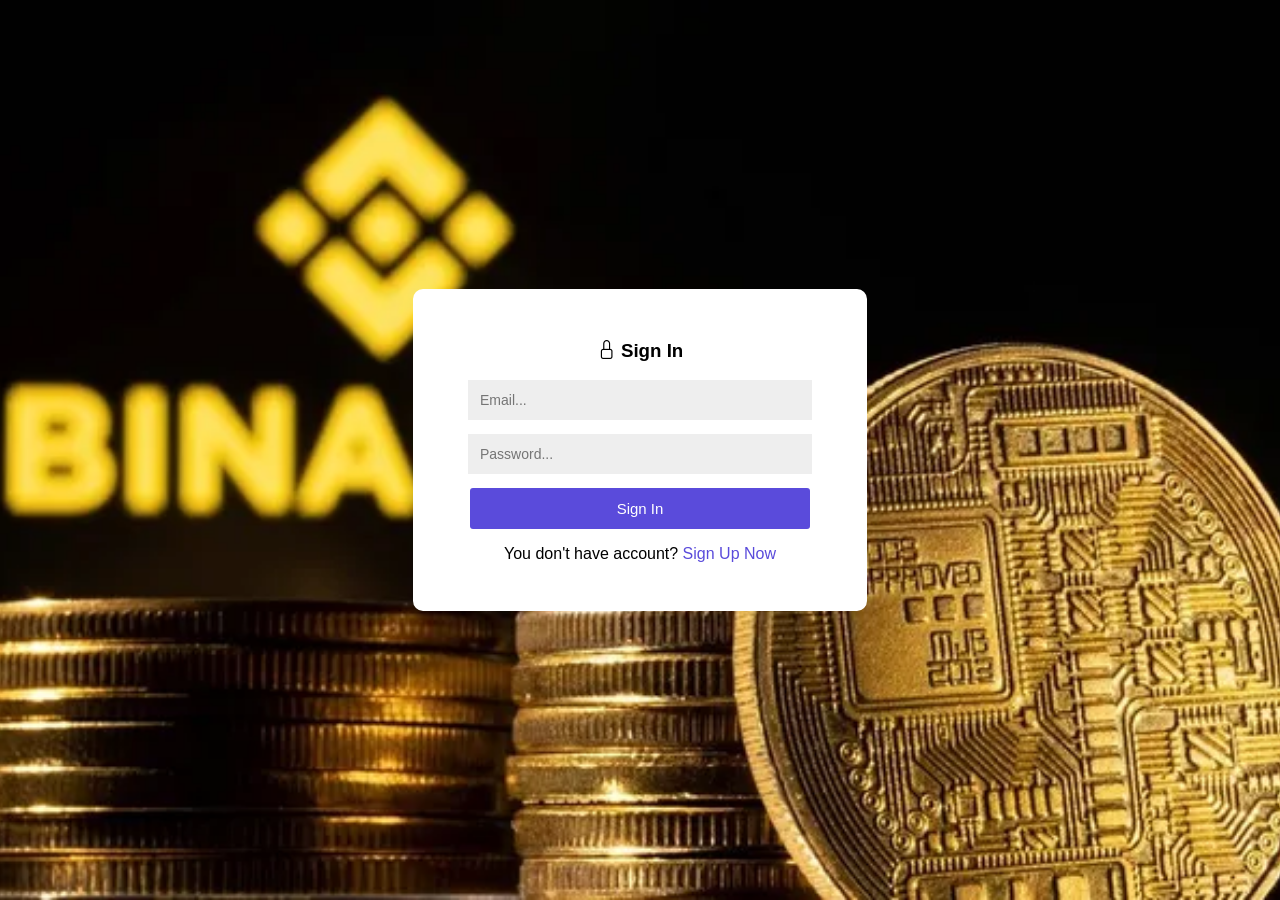
<file: STRUCTURE FINANCE/pages/index.html>
<!DOCTYPE html>
<html lang="en">

<head>
    <meta charset="UTF-8">
    <meta name="viewport" content="width=device-width, initial-scale=1.0">
    <title>Quan Ly Tai Chinh</title>
    <link rel="stylesheet" href="../css/index.css">
    <link href="https://cdn.jsdelivr.net/npm/bootstrap-icons@1.11.3/font/bootstrap-icons.css" rel="stylesheet">
</head>

<body>
    <main>
        <header>
            <h3>📒 Tài Chính Cá Nhân K25_Rikkei</h3>
            <select id="accountSelect">
                <option value="">Tài khoản</option>
                <option value="logout">Đăng xuất</option>
            </select>
        </header>
        <div class="banner">
            <div class="choice">
                <a class="information" href="./index.html"><i class="bi bi-info-circle"></i> Information</a>
                <a href="./category.html"><i class="bi bi-bounding-box"></i> Category</a>
                <a href="./history.html"><i class="bi bi-clock-history"></i> History</a>
            </div>
            <div class="main-title">
                <h1>🎯 Kiểm soát chi tiêu thông minh</h1>
                <p>Theo dõi ngân sách và thu chi hằng tháng dễ dàng</p>
            </div>
        </div>

        <h1 class="title">📊 Quản Lý Tài Chính Cá Nhân</h1>

        <div class="cell">
            <p>Số tiền còn lại</p>
            <h3>0 VND</h3>
        </div>

        <div class="cell">
            <div class="choose-month">
                <label for="monthIn"> 📅 Chọn tháng:</label>
                <input type="month" id="monthIn">
                <p class="error" id="monthError"></p>
            </div>

        </div>

        <div class="cell budget-box">
            <label for="money">💰 Ngân sách tháng:</label>
            <input type="number" id="money" step="1000" min="0" placeholder="VD: 5000000">
            <p class="error" id="moneyError"></p>
            <button id="saveBtn" type="button">Luu</button>
        </div>

        <div class="cell" id="summaryBox" style="display:none;">
            <p class="summary-title">Tổng quan tháng</p>

            <div class="summary-row">
                <span>Ngân sách:</span>
                <span id="budgetText">0 VND</span>
            </div>

            <div class="summary-row">
                <span>Đã chi:</span>
                <span id="spentText">0 VND</span>
            </div>

            <div class="summary-row">
                <span>Đã phân bổ:</span>
                <span id="allocatedText">0 VND</span>
            </div>

            <div class="summary-row">
                <span>Chưa phân bổ:</span>
                <span id="remainText">0 VND</span>
            </div>
        </div>

        <h1 class="title">Quản Lý Thông Tin Cá Nhân</h1>
        <form class="form-infor" id="profileForm">
            <label for="displayName">Name <span>*</span></label>
            <label for="displayEmail">Email <span>*</span></label>

            <input type="text" id="displayName" placeholder="Nguyen Van A" readonly>
            <input type="email" id="displayEmail" placeholder="nguyenvana@gmail.com" readonly>

            <label for="displayPhone">Phone <span>*</span></label>
            <label for="displayGender">Gender <span>*</span></label>

            <input type="tel" id="displayPhone" placeholder="xxxxxxxxxx" readonly>
            <input type="text" id="displayGender" placeholder="Male/Female" readonly>

            <button type="button" id="changeInfoBtn">Change Information</button>
            <button type="button" id="changePasswordBtn">Change Password</button>
        </form>

    </main>
    <footer>
        © 2026 Quản Lý Tài Chính Cá Nhân. by Nguyen The Hieu!
    </footer>

    <div id="toast"></div>

    <div class="modal-overlay hidden" id="profileModal">
        <div class="profile-modal">
            <div class="profile-modal-header">
                <h3>Change Information</h3>
                <button type="button" class="close-modal" id="closeProfileModal">&times;</button>
            </div>

            <form id="profileModalForm" class="profile-modal-form">
                <label for="modalName">Name <span>*</span></label>
                <input type="text" id="modalName" placeholder="Nguyen Van A" required>
                <p class="error modal-error" id="modalNameError"></p>

                <label for="modalEmail">Email <span>*</span></label>
                <input type="email" id="modalEmail" placeholder="nguyenvana@gmail.com" required>
                <p class="error modal-error" id="modalEmailError"></p>

                <label for="modalPhone">Phone <span>*</span></label>
                <input type="tel" id="modalPhone" placeholder="0987654321" required>
                <p class="error modal-error" id="modalPhoneError"></p>

                <label for="modalGender">Gender <span>*</span></label>
                <select id="modalGender" required>
                    <option value="">Select gender</option>
                    <option value="Male">Male</option>
                    <option value="Female">Female</option>
                    <option value="Other">Other</option>
                </select>
                <p class="error modal-error" id="modalGenderError"></p>

                <div class="profile-modal-actions">
                    <button type="button" class="modal-cancel-btn" id="cancelProfileModal">Cancel</button>
                    <button type="submit" class="modal-save-btn">Save</button>
                </div>
            </form>
        </div>
    </div>

    <script src="../js/index.js"></script>
</body>

</html>
</file>
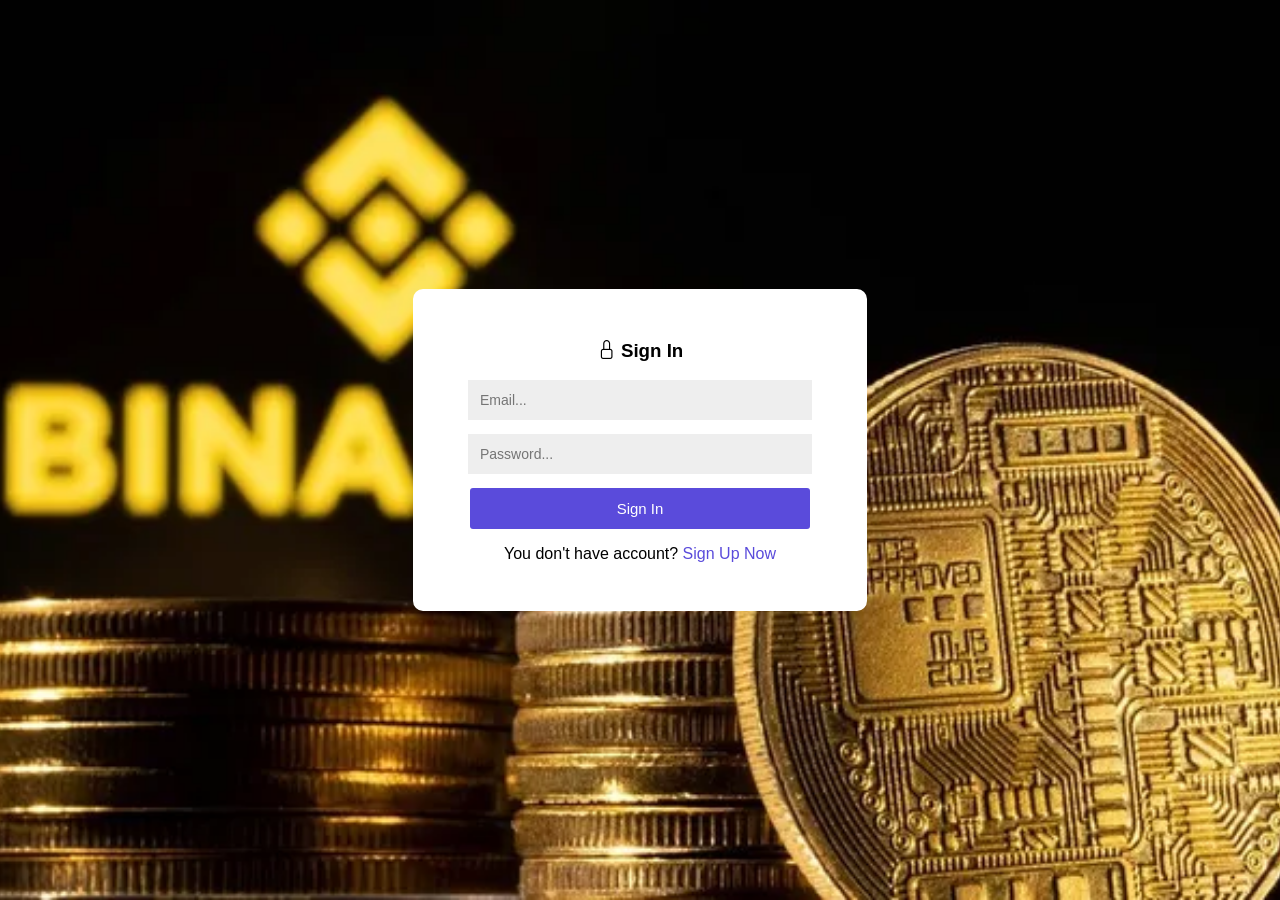
<file: STRUCTURE FINANCE/pages/category.html>
<!DOCTYPE html>
<html lang="en">

<head>
    <meta charset="UTF-8">
    <meta name="viewport" content="width=device-width, initial-scale=1.0">
    <title>Category</title>
    <link rel="stylesheet" href="../css/category.css">
    <link href="https://cdn.jsdelivr.net/npm/bootstrap-icons@1.11.3/font/bootstrap-icons.css" rel="stylesheet">
</head>

<body>
    <main>
        <header>
            <h3>📒 Tài Chính Cá Nhân K25_Rikkei</h3>
            <select name="" id="accountSelect">
                <option value="">Tài khoản</option>
                <option value="logout">Đăng xuất</option>
            </select>
            </select>
        </header>
        <div class="banner">
            <div class="choice">
                <a href="./index.html"><i class="bi bi-info-circle"></i> Information</a>
                <a href="./category.html" class="category"><i class="bi bi-bounding-box"></i> Category</a>
                <a href="./history.html"><i class="bi bi-clock-history"></i> History</a>
            </div>
            <div class="main-title">
                <h1>
                    🎯 Kiểm soát chi tiêu thông minh
                </h1>
                <p>
                    Theo dõi ngân sách và thu chi hằng tháng dễ dàng
                </p>
            </div>
        </div>

        <h1 class="title">📊 Quản Lý Tài Chính Cá Nhân</h1>

        <div class="cell">
            <p>Số tiền còn lại</p>
            <h3>0 VND</h3>
        </div>

        <div class="cell">
            <label for=""> 📅 Chọn tháng:</label>
            <input type="month" name="" id="monthIn">
        </div>

        <form action="">
            <p><i class="bi bi-briefcase-fill"></i> Quản lý danh mục (Theo tháng)</p>
            <div class="input-money">
                <select id="categoryName">
                    <option value="">Tên danh mục</option>
                    <option value="Tiền đi chơi">Tiền đi chơi</option>
                    <option value="Tiền đi học">Tiền đi học</option>
                    <option value="Tiền cà phê">Tiền cà phê</option>
                    <option value="Tiền cho con">Tiền cho con</option>
                    <option value="Tiền ăn">Tiền ăn</option>
                </select>
                <input type="number" id="categoryMoney" placeholder="Giới hạn (VND)" step="1000" min="0">
                <button type="button" id="addCategoryBtn">Thêm danh mục</button>
            </div>
            <div class="outcomes" id="categoryList">
                <div class="outcome-money">
                    <div>
                        <i class="bi bi-currency-dollar"></i>
                    </div>

                    <div>
                        <h4>Tiền tích lũy</h4>
                        <p>2.000 $</p>
                    </div>
                    <div class="control">
                        <button class="icon-larger">&times;</button>
                        <button>✎</button>
                    </div>
                </div>
                <div class="outcome-money">
                    <div>
                        <i class="bi bi-currency-dollar"></i>
                    </div>
                    <div>
                        <h4>Tiền tích lũy</h4>
                        <p>2.000 $</p>
                    </div>
                    <div class="control">
                        <button class="icon-larger">&times;</button>
                        <button>✎</button>
                    </div>
                </div>
                <div class="outcome-money">
                    <div>
                        <i class="bi bi-currency-dollar"></i>
                    </div>
                    <div>
                        <h4>Tiền tích lũy</h4>
                        <p>2.000 $</p>
                    </div>
                    <div class="control">
                        <button class="icon-larger">&times;</button>
                        <button>✎</button>
                    </div>
                </div>
                <div class="outcome-money">
                    <div>
                        <i class="bi bi-currency-dollar"></i>
                    </div>
                    <div>
                        <h4>Tiền tích lũy</h4>
                        <p>2.000 $</p>
                    </div>
                    <div class="control">
                        <button class="icon-larger">&times;</button>
                        <button>✎</button>
                    </div>
                </div>
                <div class="outcome-money">
                    <div>
                        <i class="bi bi-currency-dollar"></i>
                    </div>
                    <div>
                        <h4>Tiền tích lũy</h4>
                        <p>2.000 $</p>
                    </div>
                    <div class="control">
                        <button class="icon-larger">&times;</button>
                        <button>✎</button>
                    </div>
                </div>
            </div>

        </form>
    </main>
    <footer>
        © 2026 Quản Lý Tài Chính Cá Nhân. by Nguyen The Hieu !
    </footer>

    <div id="toast"></div>

    <script src="../js/category.js"></script>
</body>

</html>
</file>
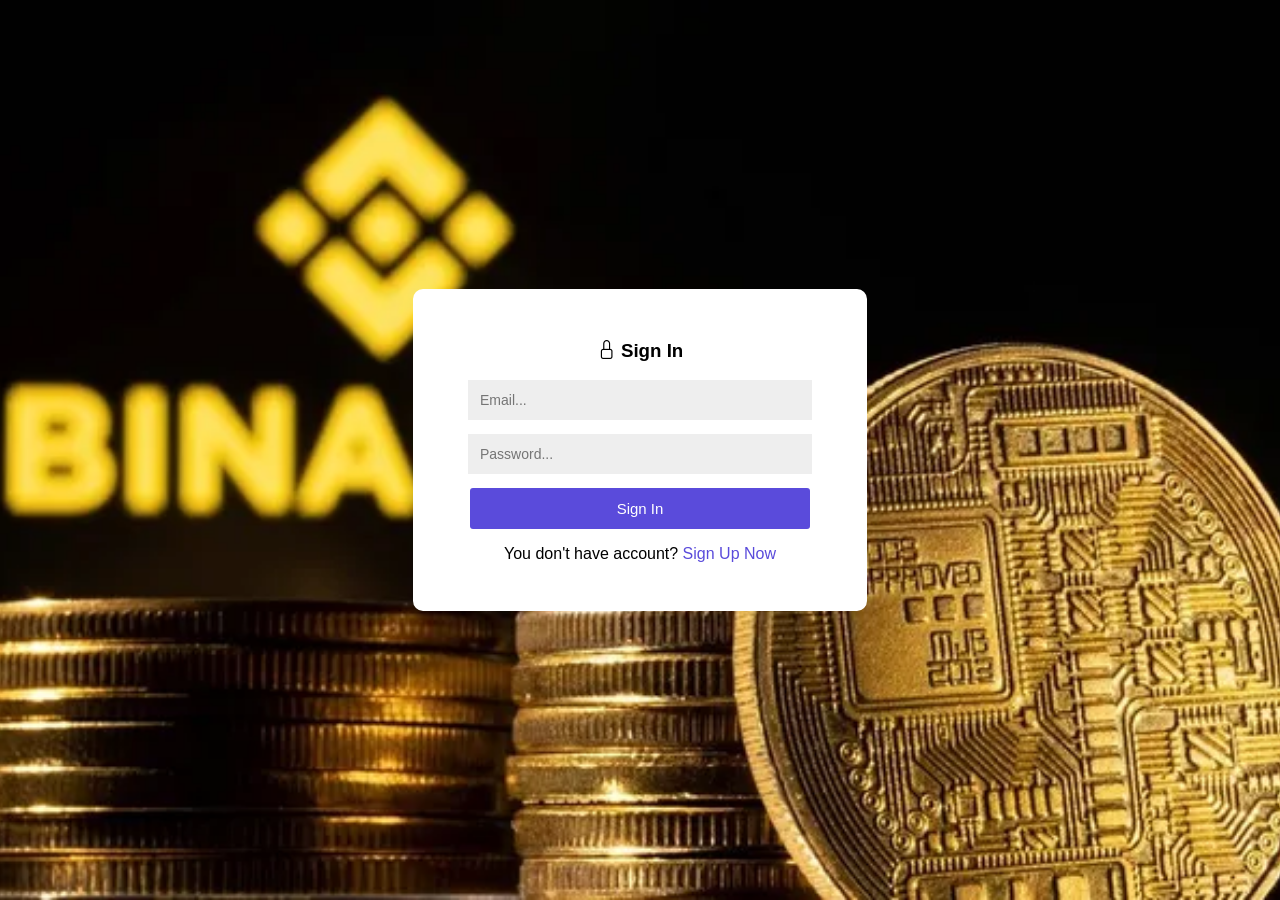
<file: STRUCTURE FINANCE/pages/history.html>
<!DOCTYPE html>
<html lang="en">

<head>
    <meta charset="UTF-8">
    <meta name="viewport" content="width=device-width, initial-scale=1.0">
    <title>History</title>
    <link rel="stylesheet" href="../css/history.css">
    <link href="https://cdn.jsdelivr.net/npm/bootstrap-icons@1.11.3/font/bootstrap-icons.css" rel="stylesheet">
</head>

<body>
    <main>
        <header>
            <h3>📒 Tài Chính Cá Nhân K25_Rikkei</h3>
            <select name="" id="accountSelect">
                <option value="">Tài khoản</option>
                <option value="logout">Đăng xuất</option>
            </select>
        </header>
        <div class="banner">
            <div class="choice">
                <a href="./index.html" class="information"><i class="bi bi-info-circle"></i> Information</a>
                <a href="./category.html"><i class="bi bi-bounding-box"></i> Category</a>
                <a href="./history.html" class="history"><i class="bi bi-clock-history"></i> History</a>
            </div>
            <div class="main-title">
                <h1>🎯 Kiểm soát chi tiêu thông minh</h1>
                <p>Theo dõi ngân sách và thu chi hàng tháng dễ dàng</p>
            </div>
        </div>

        <h1 class="title">📊 Quản Lý Tài Chính Cá Nhân</h1>

        <div class="cell">
            <p>Số tiền còn lại</p>
            <h3>0 VND</h3>
        </div>

        <div class="cell filter-cell">
            <div class="filter-toolbar">
                <div class="month-filter">
                    <label for="monthIn">📅 Chọn tháng:</label>
                    <input type="month" id="monthIn">
                </div>
            </div>
        </div>

        <div class="cell">
            <div class="cell-adddeal">
                <input type="number" placeholder="Số tiền" id="amountInput" class="input-Money">
                <select id="categorySelect">
                    <option value="">Danh mục chi tiêu</option>
                </select>
                <input type="text" placeholder="Ghi chú" id="noteInput" class="note-Input">
                <button id="addTransactionBtn">Thêm</button>
            </div>
        </div>

        <div class="cell">
            <div class="history-cell">
                <h2 class="title-history">Lịch sử giao dịch (theo tháng)</h2>

                <div class="actions">
                    <button class="sort-btn" id="sortBtn" type="button">Số tiền: giảm dần</button>
                    <input type="text" placeholder="Tim theo category" id="searchInput">
                    <button class="search-btn" id="searchBtn" type="button">
                        <i class="bi bi-search"></i>
                    </button>
                </div>
            </div>

            <table>
                <thead>
                    <tr>
                        <th>STT</th>
                        <th>Category</th>
                        <th>Budget</th>
                        <th>Note</th>
                        <th>Actions</th>
                    </tr>
                </thead>

                <tbody>
                </tbody>
            </table>

            <div class="pagination" id="pagination"></div>
        </div>
    </main>
    <footer>
        © 2026 Quản Lý Tài Chính Cá Nhân. by Nguyen The Hieu!
    </footer>

    <div id="warningToastContainer"></div>
    <div id="toast"></div>

    <script src="../js/history.js"></script>
</body>

</html>
</file>
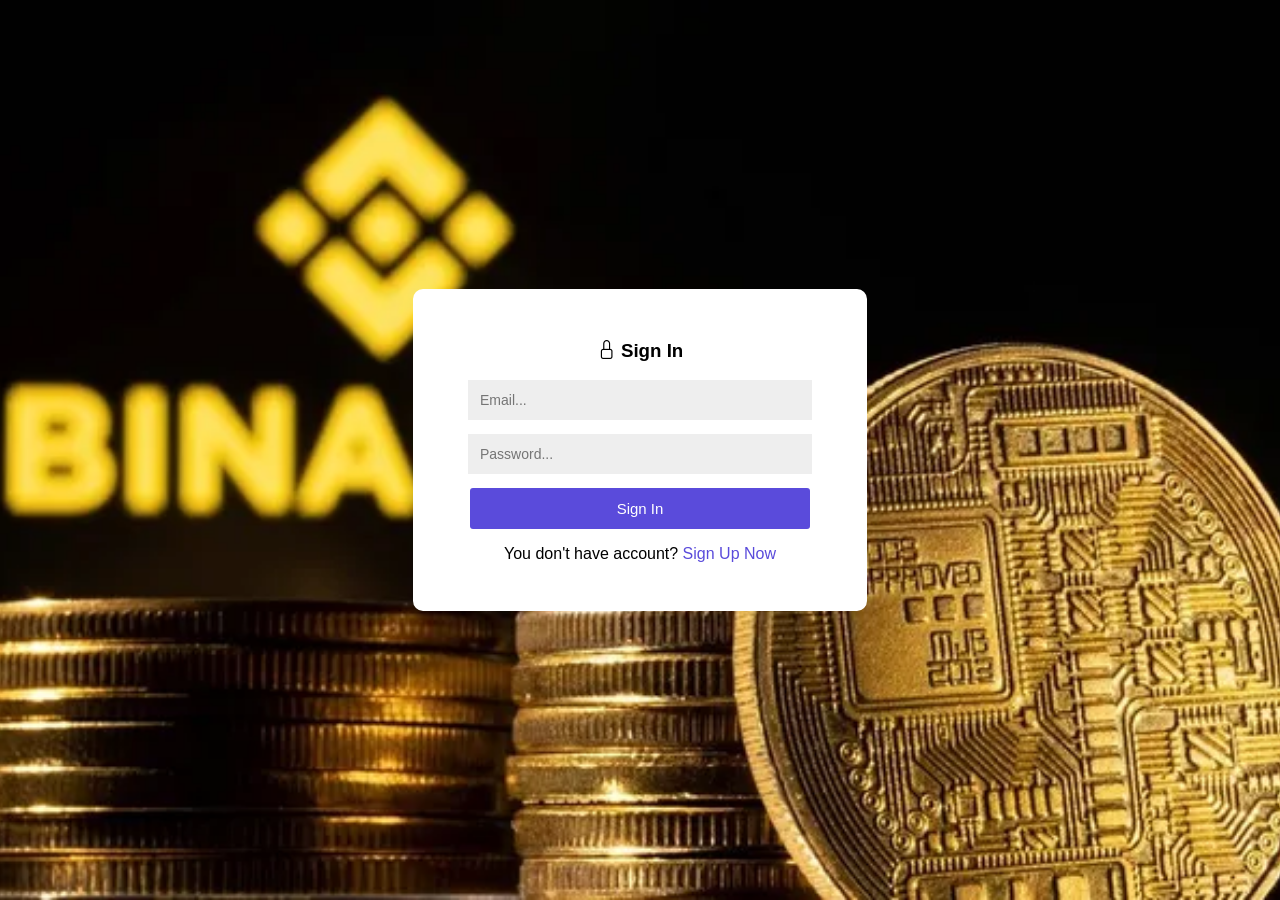
<file: STRUCTURE FINANCE/pages/signin.html>
<!DOCTYPE html>
<html lang="vi">
<head>
    <meta charset="UTF-8">
    <title>Sign In</title>
    <link href="https://cdn.jsdelivr.net/npm/bootstrap-icons@1.11.3/font/bootstrap-icons.css" rel="stylesheet">
    <link rel="stylesheet" href="../css/signin.css">
</head>
<body>

<div class="login-box">
    <h3><i class="bi bi-lock"></i> Sign In</h3>

    <input type="email" id="email" placeholder="Email...">
<small class="error" id="emailError"></small>

<input type="password" id="password" placeholder="Password...">
<small class="error" id="passwordError"></small>
    <div class="login">
        <button>Sign In</button>
        <p>You don't have account? <a href="./signup.html">Sign Up Now</a></p>
    </div>

</div>

<script src="../js/signin.js"></script>
</body>
</html>
</file>
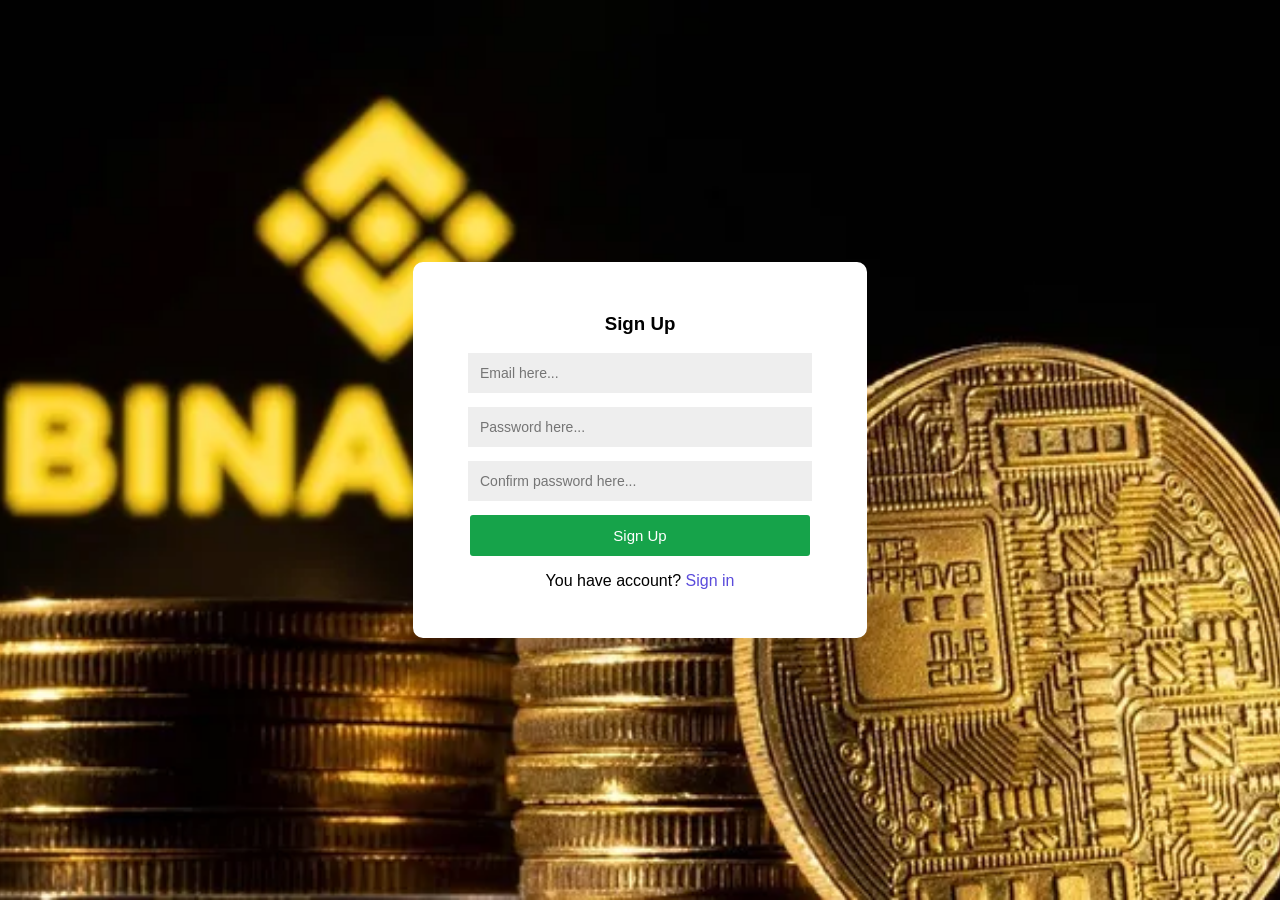
<file: STRUCTURE FINANCE/pages/signup.html>
<!DOCTYPE html>
<html lang="vi">

<head>
    <meta charset="UTF-8">
    <title>Sign Up</title>
    <link rel="stylesheet" href="../css/signup.css">
</head>

<body>
    <div class="register-box">
        <h3> Sign Up</h3>

       <input type="email" id="email" placeholder="Email here...">
<small class="error" id="emailError"></small>

<input type="password" id="password" placeholder="Password here...">
<small class="error" id="passwordError"></small>

<input type="password" id="confirmPassword" placeholder="Confirm password here...">
<small class="error" id="confirmError"></small>

        <div class="register">
            <button>Sign Up</button>
            <p>You have account? <a href="./signin.html">Sign in</a></p>
        </div>
    </div>

    <script src="../js/signup.js"></script>
</body>

</html>
</file>
<file: STRUCTURE FINANCE/css/index.css>
* {
    margin: 0;
    padding: 0;
    box-sizing: border-box;
    font-family: Arial, Helvetica, sans-serif;
}

body {
    display: flex;
    flex-direction: column;
    background-color: whitesmoke;
}

header {
    display: flex;
    justify-content: space-between;
    padding: 15px 200px;
    background-color: #4338CA;
    color: white;
}

header h3 {
    font-weight: lighter;
}

header select {
    display: flex;
    align-items: center;
    padding: 5px;
    border: none;
    background: none;
    color: white;
    font-size: 15px;
}

header select option {
    background-color: white;
    color: black;
    padding: 5px;
}

.banner {
    display: flex;
    position: relative;
}

.main-title {
    position: absolute;
    left: 50%;
    transform: translateX(-50%);
}

.choice {
    margin: 20px;
}

.choice a {
    margin: 10px;
    padding: 6px 13px;
    padding-left: 0;
    color: #4338CA;
    display: flex;
    background-color: white;
    text-decoration: none;
    border: 1px solid #4338CA;
    border-radius: 5px;
}

.information {
    background-color: #4338CA;
    color: white;
}

.choice .information {
    background-color: #4338CA;
    color: #ffffff;
}

.choice i {
    padding: 0 15px;
}

.main-title {
    text-align: center;
    background: #4F46E5;
    color: white;
    margin: 10px auto;
    padding: 25px;
    border-radius: 10px;
    width: 730px;
    height: 130px;
}

.banner p {
    margin-top: 10px;
    font-size: 15px;
}

.banner h1 {
    font-weight: lighter;
    font-size: 24px;
}

.title {
    text-align: center;
    font-weight: lighter;
    color: #4F46E5;
    margin: 20px;
}

.cell {
    text-align: center;
    background: #ffffff;
    margin: 25px auto;
    padding: 23px;
    border-radius: 10px;
    width: 730px;
}

.cell label {
    padding-right: 15px;
}

.cell button {
    background-color: #3B82F6;
    border: 0 white;
    width: 50px;
    height: 30px;
    border-radius: 5px;
    color: #ffffff;
    cursor: pointer;
}

.cell input {
    height: 30px;
}

.cell h3 {
    color: #22C55E;
    font-size: larger;
    font-weight: lighter;
    padding: 10px;
}

.budget-box {
    display: grid;
    grid-template-columns: auto 1fr auto;
    grid-template-rows: auto auto;
    justify-content: center;
    align-items: center;
    gap: 8px 10px;
}

.budget-box label {
    grid-column: 1;
    grid-row: 1;
    margin-left: 150px;
}

.budget-box input {
    grid-column: 2;
    grid-row: 1;
    height: 30px;
    width: 200px;
}

.budget-box button {
    grid-column: 3;
    grid-row: 1;
    margin-right: 90px;
}

.budget-box .error {
    grid-column: 2;
    grid-row: 2;
    color: red;
    font-size: 13px;
}

.form-infor {
    display: grid;
    grid-template-columns: repeat(2, 1fr);
    gap: 10px;
    margin: 25px auto;
    padding: 25px;
    width: 730px;
}

.form-infor span {
    color: red;
}

.form-infor input {
    padding: 10px;
    border-radius: 5px;
    border: 1px solid rgb(198, 198, 198);
}

.form-infor input[readonly] {
    background-color: #f8fafc;
    color: #111827;
}

.form-infor button {
    color: #4F46E5;
    font-weight: bold;
    padding: 10px;
    margin: 10px 0;
    border-radius: 10px;
    border: 1px solid #4F46E5;
}

.form-infor button:hover {
    background-color: #4F46E5;
    color: white;
    transition: 0.5s;
}

footer {
    background: #4338CA;
    color: white;
    text-align: center;
    padding: 20px;
}

#toast {
    position: fixed;
    top: 30%;
    right: 34%;
}

.toast {
    background: #fff;
    padding: 16px;
    border-radius: 10px;
    width: 586px;
    box-shadow: 0 8px 20px rgba(0, 0, 0, 0.15);
    margin-bottom: 10px;
    animation: slideIn 0.5s ease-out;
}

.toast hr {
    color: rgba(187, 187, 187, 0.444);
    width: 518px;
}

.toast img {
    width: 70px;
    height: 70px;
    margin-bottom: 10px;
}

.toast h3 {
    margin-bottom: 10px;
    font-weight: lighter;
    font-size: 25px;
}

.toast p {
    margin-bottom: 12px;
    color: #667085;
}

.toast-actions {
    text-align: right;
    margin-top: 10px;
}

.toast button {
    margin-left: 10px;
    border-radius: 5px;
    cursor: pointer;
    font-size: 15px;
}

.confirm-btn {
    background: #FBB01A;
    color: white;
    border: none;
    width: 85px;
    height: 44px;
}

.cancel-btn {
    background-color: #ffffff;
    color: rgb(0, 0, 0);
    border: 1px solid gray;
    width: 60px;
    height: 44px;
}

.error {
    color: red;
    font-size: 13px;
    margin-top: 5px;
}

.success-toast {
    position: fixed;
    top: 80px;
    right: 20px;
    background: #22C55E;
    color: white;
    padding: 12px 18px;
    border-radius: 8px;
    animation: fadeIn 0.3s ease;
}

.summary-title {
    margin-bottom: 15px;
    font-weight: bold;
    color: red;
}

.summary-row {
    display: grid;
    grid-template-columns: 1fr auto;
    padding: 6px 0;
    border-bottom: 1px solid #eee;
}

.summary-row span:first-child {
    text-align: left;
    font-weight: bolder;
}

.summary-row span:last-child {
    text-align: right;
    font-weight: 500;
}

#budgetText {
    color: #3B82F6;
}

#spentText {
    color: #EF4444;
}

#remainText {
    color: #22C55E;
    font-weight: bold;
}

.hidden {
    display: none !important;
}

.modal-overlay {
    position: fixed;
    inset: 0;
    background: rgba(15, 23, 42, 0.35);
    display: flex;
    align-items: center;
    justify-content: center;
    padding: 20px;
    z-index: 1000;
}

.profile-modal {
    width: min(100%, 460px);
    background: #ffffff;
    border-radius: 14px;
    box-shadow: 0 24px 60px rgba(15, 23, 42, 0.25);
    padding: 18px 18px 16px;
    animation: fadeIn 0.2s ease;
}

.profile-modal-header {
    display: flex;
    align-items: center;
    justify-content: space-between;
    margin-bottom: 18px;
}

.profile-modal-header h3 {
    font-size: 30px;
    font-weight: 600;
    color: #111827;
}

.close-modal {
    border: none;
    background: transparent;
    font-size: 28px;
    color: #6b7280;
    cursor: pointer;
}

.profile-modal-form {
    display: grid;
    gap: 8px;
}

.profile-modal-form label {
    font-size: 14px;
    color: #111827;
    font-weight: 600;
}

.profile-modal-form span {
    color: #ef4444;
}

.profile-modal-form input,
.profile-modal-form select {
    width: 100%;
    padding: 12px 14px;
    border: 1px solid #d1d5db;
    border-radius: 8px;
    font-size: 14px;
    outline: none;
}

.profile-modal-form input:focus,
.profile-modal-form select:focus {
    border-color: #4F46E5;
}

.modal-error {
    min-height: 16px;
    margin-top: -2px;
}

.profile-modal-actions {
    display: flex;
    justify-content: flex-end;
    gap: 12px;
    margin-top: 12px;
    padding-top: 16px;
    border-top: 1px solid #e5e7eb;
}

.profile-modal-actions button {
    min-width: 92px;
    padding: 10px 18px;
    border-radius: 8px;
    cursor: pointer;
    font-size: 14px;
}

.modal-cancel-btn {
    border: 1px solid #d1d5db;
    background: #ffffff;
    color: #111827;
}

.modal-save-btn {
    border: 1px solid #4F46E5;
    background: #4F46E5;
    color: #ffffff;
}

@keyframes fadeIn {
    from {
        opacity: 0;
        transform: translateY(-10px);
    }

    to {
        opacity: 1;
        transform: translateY(0);
    }
}

@keyframes slideIn {
    from {
        transform: translateY(120%);
        opacity: 0;
    }

    to {
        transform: translateY(0);
        opacity: 1;
    }
}

@media (max-width: 1440px) {
    header {
        padding: 15px 60px;
    }

    .main-title,
    .cell,
    .form-infor {
        width: 90%;
    }

    .main-title {
        height: auto;
    }

    .banner {
        flex-direction: column;
        align-items: center;
    }

    .choice {
        display: flex;
        justify-content: center;
        flex-wrap: wrap;
    }
}

@media (max-width: 768px) {
    header {
        padding: 15px 20px;
        flex-direction: column;
        align-items: center;
        gap: 10px;
        text-align: center;
    }

    .choice {
        flex-direction: column;
        align-items: center;
    }

    .choice a {
        width: 90%;
        justify-content: center;
    }

    .main-title {
        width: 95%;
        height: auto;
        padding: 20px;
    }

    .main-title h1 {
        font-size: 18px;
    }

    .main-title p {
        font-size: 13px;
    }

    .cell {
        width: 95%;
        padding: 15px;
    }

    .cell input {
        width: 100%;
        margin-top: 10px;
    }

    .cell button {
        margin-top: 10px;
        width: 100%;
    }

    .form-infor {
        grid-template-columns: 1fr;
        width: 95%;
    }

    .form-infor button {
        width: 100%;
    }

    .profile-modal {
        padding: 16px;
    }

    .profile-modal-header h3 {
        font-size: 24px;
    }

    .profile-modal-actions {
        flex-direction: column-reverse;
    }

    .profile-modal-actions button {
        width: 100%;
    }

    #toast {
        top: 50%;
        left: 50%;
        transform: translate(-50%, -50%);
        right: auto;
    }

    .toast {
        width: 90%;
    }
}
</file>
<file: STRUCTURE FINANCE/css/category.css>
* {
    margin: 0;
    padding: 0;
    box-sizing: border-box;
    font-family: Arial, Helvetica, sans-serif;
}

body {
    display: flex;
    flex-direction: column;
    background-color: whitesmoke;
}

header {
    display: flex;
    justify-content: space-between;
    padding: 15px 200px;
    background-color: #4338CA;
    color: white;
}

header h3 {
    font-weight: lighter;
}

header select {
    display: flex;
    align-items: center;
    padding: 5px;
    border: none;
    background: none;
    color: white;
    font-size: 15px;
}

header select option {
    background-color: white;
    color: black;
    padding: 5px;
}

.banner {
    display: flex;
    position: relative;
}

.main-title {
    position: absolute;
    left: 50%;
    transform: translateX(-50%);
}

.choice {
    margin: 20px;
}

.choice a {
    margin: 10px;
    padding: 6px 13px;
    padding-left: 0;
    color: #4338CA;
    display: flex;
    background-color: white;
    text-decoration: none;
    border: 1px solid #4338CA;
    border-radius: 5px;
}

.choice .category {
    background-color: #4338CA;
    color: #ffffff;
}

.choice i {
    padding: 0 15px;
}

.main-title {
    text-align: center;
    background: #4F46E5;
    color: white;
    margin: 10px auto;
    padding: 25px;
    border-radius: 10px;
    width: 730px;
    height: 130px;
}

.banner p {
    margin-top: 10px;
    font-size: 15px;
}

.banner h1 {
    font-weight: lighter;
    font-size: 24px;
}
.title {
    text-align: center;
    font-weight: lighter;
    color: #4F46E5;
    margin: 20px;

}

.cell {
    text-align: center;
    background: #ffffff;
    margin: 25px auto;
    padding: 23px;
    border-radius: 10px;
    width: 730px;
}

.cell label{
    padding-right: 15px;
}

.cell button {
    background-color: #3B82F6;
    border: 0 white;
    width: 50px;
    height: 30px;
    border-radius: 5px;
    color: #ffffff;
    cursor: pointer;
}

.cell input {
    height: 30px;
}

.cell h3 {
    color: #22C55E;
    font-size: larger;
    font-weight: lighter;
    padding: 10px;
}

form {
    background: #ffffff;
    margin: 25px auto;
    padding: 23px;
    border-radius: 10px;
    width: 730px;
}

.input-money {
    margin: 10px 0;;
    display: flex;
    gap: 10px;
    justify-content: space-around ;
}

.input-money select {
    width: 258px;
    height: 42px;
    padding-left: 5px;
    color: grey;
    border: 1px solid gray;
    border-radius: 5px;
}

.input-money input {
    width: 258px;
    height: 42px;
    padding: 5px;
    border: 1px solid gray;
    border-radius: 5px;
}

.input-money button {
    width: 163px;
    height: 42px;
    background-color: #4F46E5;
;
    color: #ffffff;
    border-radius: 5px;
    border: 0px;
    cursor: pointer;
}

.input-money button:hover {
    background-color: #362ca2;
    transition: 0.5s;
}

.outcomes {
    display: grid;
    grid-template-columns: repeat(3, 1fr); /* 2 cột */
    margin: 20px 0;
}

.outcome-money {
    display: flex;
    border: 1px solid gray;
    border-radius: 10px;
    width: 212px;
    height: 72px;
    margin: 10px ;
    padding: 10px;
}

.outcome-money i {
    width: 50px;
    height: 50px;
    font-size: 40px;
    border-radius: 5px;
    border: 1px solid gray;
    margin: 20px 10px;
}

.outcome-money p {
    color: gray;
    padding: 7px 0;
}

.control {
    margin-left: auto; 
    display: flex;
    flex-direction: column;
    align-items: center;
}

.control button {
    cursor: pointer;
    font-size: 16px;
    color: #000000;
    background-color: white;
    border: none;
    transition: 0.2s;
}

.control .icon-larger {
    font-size: 25px;
}

footer {
    background: #4338CA;
    color: white;
    text-align: center;
    padding: 20px;
}

#toast {
    position: fixed;
    top: 30%;
    right: 34%;
}

.toast {
    background: #fff;
    padding: 16px;
    border-radius: 10px;
    width: 586px;
    height: 276;
    box-shadow: 0 8px 20px rgba(0, 0, 0, 0.15);
    margin-bottom: 10px;
    animation: slideIn 0.5s ease-out;
}

.toast hr {
    color: rgba(187, 187, 187, 0.444);
    width: 518px;
}

.toast img {
    width: 70px;
    height: 70px;
    margin-bottom: 10px;
}

.toast h3 {
    margin-bottom: 10px;
    font-weight: lighter;
    font-size: 25px;
}

.toast p {
    margin-bottom: 12px;
    color: #667085;
}

.toast-actions {
    text-align: right;
    margin-top: 10px;
}

.toast button {
    margin-left: 10px;
    border-radius: 5px;
    cursor: pointer;
    font-size: 15px;
}

.confirm-btn {
    background: #DC2626;
    color: white;
    border: none;
    width: 60px;
    height: 44px;
}

.cancel-btn {
    background-color: #ffffff;
    color: rgb(0, 0, 0);
    border: 1px solid gray;
    width: 60px;
    height: 44px;
}

.no-categories {
    color: #667085;
    font-size: 15px;
}

@keyframes slideIn {
    from {
        transform: translateY(120%);
        opacity: 0;
    }

    to {
        transform: translateY(0);
        opacity: 1;
    }
}

@media (max-width: 1440px) {
    header {
        padding: 15px 100px; /* giảm padding */
    }

    .banner {
        width: 600px;
    }
}

@media (max-width: 768px) {
    header {
        padding: 15px 20px; /* sát lề mobile */
        flex-direction: column;
        gap: 10px;
        text-align: center;
    }

    .banner {
        width: 90%; /* full gần màn hình */
        height: auto; /* tránh bị bó */
        padding: 20px;
    }

    .banner h1 {
        font-size: 20px;
    }

    .banner p {
        font-size: 14px;
    }
}
</file>
<file: STRUCTURE FINANCE/css/history.css>
* {
    margin: 0;
    padding: 0;
    box-sizing: border-box;
    font-family: Arial, Helvetica, sans-serif;
}

body {
    display: flex;
    flex-direction: column;
    background-color: whitesmoke;
}

header {
    display: flex;
    justify-content: space-between;
    padding: 15px 200px;
    background-color: #4338CA;
    color: white;
}

header select {
    display: flex;
    align-items: center;
    padding: 5px;
    border: none;
    background: none;
    color: white;
    font-size: 15px;
}

header select option {
    background-color: white;
    color: black;
    padding: 5px;
}

header h3 {
    font-weight: lighter;
}

.banner {
    display: flex;
    position: relative;
}

.main-title {
    position: absolute;
    left: 50%;
    transform: translateX(-50%);
}

.choice {
    margin: 20px;
}

.choice a {
    margin: 10px;
    padding: 6px 13px;
    padding-left: 0;
    color: #4338CA;
    display: flex;
    background-color: white;
    text-decoration: none;
    border: 1px solid #4338CA;
    border-radius: 5px;
}

.information {
    background-color: #4338CA;
    color: white;
}

.choice .history {
    background-color: #4338CA;
    color: #ffffff;
}

.choice i {
    padding: 0 15px;
}

.main-title {
    text-align: center;
    background: #4F46E5;
    color: white;
    margin: 10px auto;
    padding: 25px;
    border-radius: 10px;
    width: 730px;
    height: 130px;
}

.banner p {
    margin-top: 10px;
    font-size: 15px;
}

.banner h1 {
    font-weight: lighter;
    font-size: 24px;
}

.title {
    text-align: center;
    font-weight: lighter;
    color: #4F46E5;
    margin: 20px;
}

.cell {
    text-align: center;
    background: #ffffff;
    margin: 25px auto;
    padding: 23px;
    border-radius: 10px;
    width: 768px;
}

.cell label {
    padding-right: 15px;
}

.filter-cell {
    text-align: left;
}

.filter-toolbar {
    display: flex;
    align-items: center;
    justify-content: center;
    gap: 16px;
    flex-wrap: wrap;
}

.month-filter {
    display: flex;
    align-items: center;
    gap: 12px;
}

.month-filter input {
    width: 180px;
    height: 38px;
    border: 1px solid #d1d5db;
    border-radius: 8px;
    padding: 8px 12px;
    background-color: #F9FAFB;
}

.cell button {
    background-color: #3B82F6;
    border: 0 white;
    width: 50px;
    height: 30px;
    border-radius: 5px;
    color: #ffffff;
    cursor: pointer;
}

.cell input {
    height: 30px;
}

.cell h3 {
    color: #22C55E;
    font-size: larger;
    font-weight: lighter;
    padding: 10px;
}

.cell-adddeal {
    display: flex;
    justify-content: space-around;
}

.cell-adddeal .input-Money {
    width: 174px;
    height: 42px;
    border-radius: 5px;
    border: 1px solid #ccc;
    padding: 5px 8px;
}

.cell-adddeal select {
    width: 173px;
    height: 42px;
    border-radius: 5px;
    border: 1px solid #ccc;
    padding: 5px 8px;
    background: #EFEFEF;
}

.cell-adddeal .note-Input {
    width: 174px;
    height: 42px;
    border-radius: 5px;
    border: 1px solid #ccc;
    padding: 5px 8px;
}

.cell-adddeal button {
    width: 150px;
    height: 42px;
    background-color: #6366F1;
    border: none;
    color: white;
    border-radius: 5px;
    cursor: pointer;
}

.title-history {
    display: flex;
    justify-content: space-between;
    align-items: center;
    margin-bottom: 20px;
    font-size: 16px;
    font-weight: lighter;
    width: 266px;
    height: 38px;
}

.history-cell {
    display: flex;
    justify-content: space-between;
    width: 768px;
}

.actions {
    display: flex;
    gap: 10px;
    margin-right: 35px;
}

.actions .sort-btn {
    width: 160px;
    height: 38px;
    background-color: #F9FAFB;
    color: black;
    border: 1px solid rgb(201, 201, 201);
    text-align: left;
    padding-left: 10px;
    border-radius: 7px;
}

.actions input {
    padding: 8px 12px;
    border-radius: 8px;
    border: 1px solid #ccc;
    width: 220px;
    height: 38px;
    background-color: #F9FAFB;
    color: black;
}

.actions .search-btn {
    background: #1D4ED8;
    border: none;
    color: white;
    width: 38px;
    height: 38px;
    border-radius: 8px;
    cursor: pointer;
}

table {
    width: 100%;
    border-collapse: collapse;
}

thead {
    background: #f9fafb;
}

th, td {
    padding: 12px;
    text-align: left;
    font-weight: lighter;
    color: #374151;
}

tbody tr {
    border-top: 1px solid #e5e7eb;
}

tbody tr:hover {
    background: #f3f4f6;
}

td i {
    cursor: pointer;
    color: #000000;
    font-weight: bolder;
    padding-left: 15px;
}

.pagination {
    display: flex;
    justify-content: right;
    gap: 5px;
    margin-top: 20px;
}

.pagination button {
    width: 35px;
    height: 35px;
    border: 1px solid #ddd;
    background: white;
    border-radius: 6px;
    cursor: pointer;
    color: #374151;
}

.pagination button.active {
    background: #4f46e5;
    color: white;
    border: none;
}

#warningToastContainer {
    position: fixed;
    top: 24px;
    right: 20px;
    display: flex;
    flex-direction: column;
    gap: 12px;
    z-index: 1000;
    pointer-events: none;
}

.warning-toast {
    width: 320px;
    padding: 12px 14px;
    border-radius: 10px;
    background: linear-gradient(135deg, #24324a 0%, #333e5a 100%);
    color: white;
    box-shadow: 0 14px 30px rgba(15, 23, 42, 0.22);
    border: 1px solid rgba(255, 255, 255, 0.08);
    opacity: 0;
    transform: translate3d(24px, 0, 0) scale(0.96);
    filter: blur(6px);
    transition: opacity 0.35s ease, transform 0.35s ease, filter 0.35s ease;
    transition-delay: calc(var(--toast-index, 0) * 70ms);
    will-change: transform, opacity, filter;
    overflow: hidden;
}

.warning-toast-title {
    display: flex;
    align-items: center;
    gap: 8px;
    font-size: 16px;
    font-weight: 600;
}

.warning-toast p {
    margin-top: 10px;
    font-size: 13px;
    line-height: 1.4;
}

.warning-toast img {
    width: 16px;
    height: 16px;
}

.warning-toast.is-visible {
    opacity: 1;
    transform: translate3d(0, 0, 0) scale(1);
    filter: blur(0);
}

.warning-toast.is-leaving {
    opacity: 0;
    transform: translate3d(18px, -8px, 0) scale(0.98);
    filter: blur(4px);
}

.warning-toast.is-refreshing {
    animation: warningPulse 0.45s ease;
}

.warning-toast-progress {
    width: 100%;
    height: 3px;
    margin-top: 12px;
    border-radius: 999px;
    background: rgba(255, 255, 255, 0.18);
    overflow: hidden;
}

.warning-toast-progress::after {
    content: "";
    display: block;
    width: 100%;
    height: 100%;
    background: linear-gradient(90deg, #fbbf24 0%, #f59e0b 100%);
    transform-origin: left center;
    transform: scaleX(1);
}

.warning-toast-progress.is-running::after {
    animation: warningProgress 5s linear forwards;
}

#toast {
    position: fixed;
    top: 30%;
    right: 34%;
}

.toast {
    background: #fff;
    padding: 16px;
    border-radius: 10px;
    width: 586px;
    box-shadow: 0 8px 20px rgba(0, 0, 0, 0.15);
    margin-bottom: 10px;
    animation: slideIn 0.5s ease-out;
}

.toast hr {
    color: rgba(187, 187, 187, 0.444);
    width: 518px;
}

.toast img {
    width: 70px;
    height: 70px;
    margin-bottom: 10px;
}

.toast h3 {
    margin-bottom: 10px;
    font-weight: lighter;
    font-size: 25px;
}

.toast p {
    margin-bottom: 12px;
    color: #667085;
}

.toast-actions {
    text-align: right;
    margin-top: 10px;
}

.toast button {
    margin-left: 10px;
    border-radius: 5px;
    cursor: pointer;
    font-size: 15px;
}

.confirm-btn {
    background: #FBB01A;
    color: white;
    border: none;
    width: 60px;
    height: 44px;
}

.delete-confirm-btn {
    background: #DC2626;
    color: white;
    border: none;
    width: 60px;
    height: 44px;
}

.cancel-btn {
    background-color: #ffffff;
    color: rgb(0, 0, 0);
    border: 1px solid gray;
    width: 60px;
    height: 44px;
}

.no-categories {
    color: #667085;
    font-size: 15px;
}

@keyframes slideIn {
    from {
        transform: translateY(120%);
        opacity: 0;
    }

    to {
        transform: translateY(0);
        opacity: 1;
    }
}

@keyframes warningProgress {
    from {
        transform: scaleX(1);
    }

    to {
        transform: scaleX(0);
    }
}

@keyframes warningPulse {
    0% {
        transform: translate3d(0, 0, 0) scale(1);
    }

    50% {
        transform: translate3d(0, 0, 0) scale(1.015);
    }

    100% {
        transform: translate3d(0, 0, 0) scale(1);
    }
}

@media (max-width: 1440px) {
    header {
        padding: 15px 100px;
    }

    .banner {
        width: 600px;
    }
}

@media (max-width: 768px) {
    header {
        padding: 15px 20px;
        flex-direction: column;
        gap: 10px;
        text-align: center;
    }

    .banner {
        width: 90%;
        height: auto;
        padding: 20px;
    }

    .banner h1 {
        font-size: 20px;
    }

    .banner p {
        font-size: 14px;
    }

    .filter-toolbar,
    .month-filter,
    .actions,
    .cell-adddeal {
        flex-direction: column;
        align-items: stretch;
    }

    .cell,
    .history-cell {
        width: 95%;
    }

    .month-filter input,
    .actions input,
    .actions .search-btn,
    .actions .sort-btn,
    .cell-adddeal .input-Money,
    .cell-adddeal select,
    .cell-adddeal .note-Input,
    .cell-adddeal button {
        width: 100%;
    }

    .history-cell {
        flex-direction: column;
        gap: 12px;
    }

    .actions {
        margin-right: 0;
    }
}
</file>
<file: STRUCTURE FINANCE/css/signin.css>
body {
    margin: 0;
    height: 100vh;
    background: #f2f2f2;
    display: flex;
    justify-content: center;
    align-items: center;
    font-family: Arial, sans-serif;
    background-size: cover;
    background-position: center;
    background-repeat: no-repeat;
    height: 100vh;
    background-image: url(../assets/images/2ac775bd5067aeac50620b4071349ace249dc22c.png);
}

.login-box {
    width: 400px;
    padding: 30px 25px;
    border: 2px solid #ffffff;
    background: #fff;
    text-align: center;
    box-shadow: 0.5px grey ;
    border-radius: 10px;
}

.login-box h1 {
    margin: 0;
    font-size: 28px;
    font-weight: bold;
}

.login-box h1 span {
    color: #5a4bdb;
}


input {
    width: 80%;
    padding: 12px;
    margin-bottom: 12px;
    border: none;
    background: #eee;
    font-size: 14px;
}

.login a {
    color: #5a4bdb;
    text-decoration: none;
}

.login a:hover {
    text-decoration: underline;
}

label{
    display: flex;
    font-size: 13px;
}
button {
    width: 85%;
    padding: 12px;
    background: #5a4bdb;
    color: white;
    border: none;
    font-size: 15px;
    cursor: pointer;
    border-radius: 3px;
}

button:hover {
    background: #483bc7;
}

.error {
    color: red;
    font-size: 12px;
    text-align: left;
    width: 80%;
    margin: -8px auto 10px;
    display: block;
}

.input-error {
    border: 2px solid red !important;
    background-color: #ffe6e6;
}

.input-error::placeholder {
    color: red;
}
</file>
<file: STRUCTURE FINANCE/css/signup.css>
body {
    margin: 0;
    height: 100vh;
    background: #f2f2f2;
    display: flex;
    justify-content: center;
    align-items: center;
    font-family: Arial, sans-serif;
    background-size: cover;
    background-position: center;
    background-repeat: no-repeat;
    height: 100vh;
    background-image: url(../assets/images/2ac775bd5067aeac50620b4071349ace249dc22c.png);
}

.register-box {
    width: 400px;
    padding: 30px 25px;
    border: 2px solid #ffffff;
    background: #fff;
    text-align: center;
    box-shadow: 0.5px grey ;
    border-radius: 10px;
}

.register-box h1 {
    margin: 0;
    font-size: 28px;
    font-weight: bold;
}

input {
    width: 80%;
    padding: 12px;
    margin-bottom: 12px;
    border: none;
    background: #eee;
    font-size: 14px;
}

.register a {
    color: #5a4bdb;
    text-decoration: none;
}

.register a:hover {
    text-decoration: underline;
}

label{
    display: flex;
    font-size: 13px;
}
button {
    width: 85%;
    padding: 12px;
    background: #16A34A;
    color: white;
    border: none;
    font-size: 15px;
    cursor: pointer;
    border-radius: 3px;
}

button:hover {
    background: #12873d;
}

.error {
    color: red;
    font-size: 12px;
    text-align: left;
    width: 80%;
    margin: -8px auto 10px;
    display: block;
}

.input-error {
    border: 2px solid red !important;
    background-color: #ffffff;
}

.input-error::placeholder {
    color: red;
}
</file>
